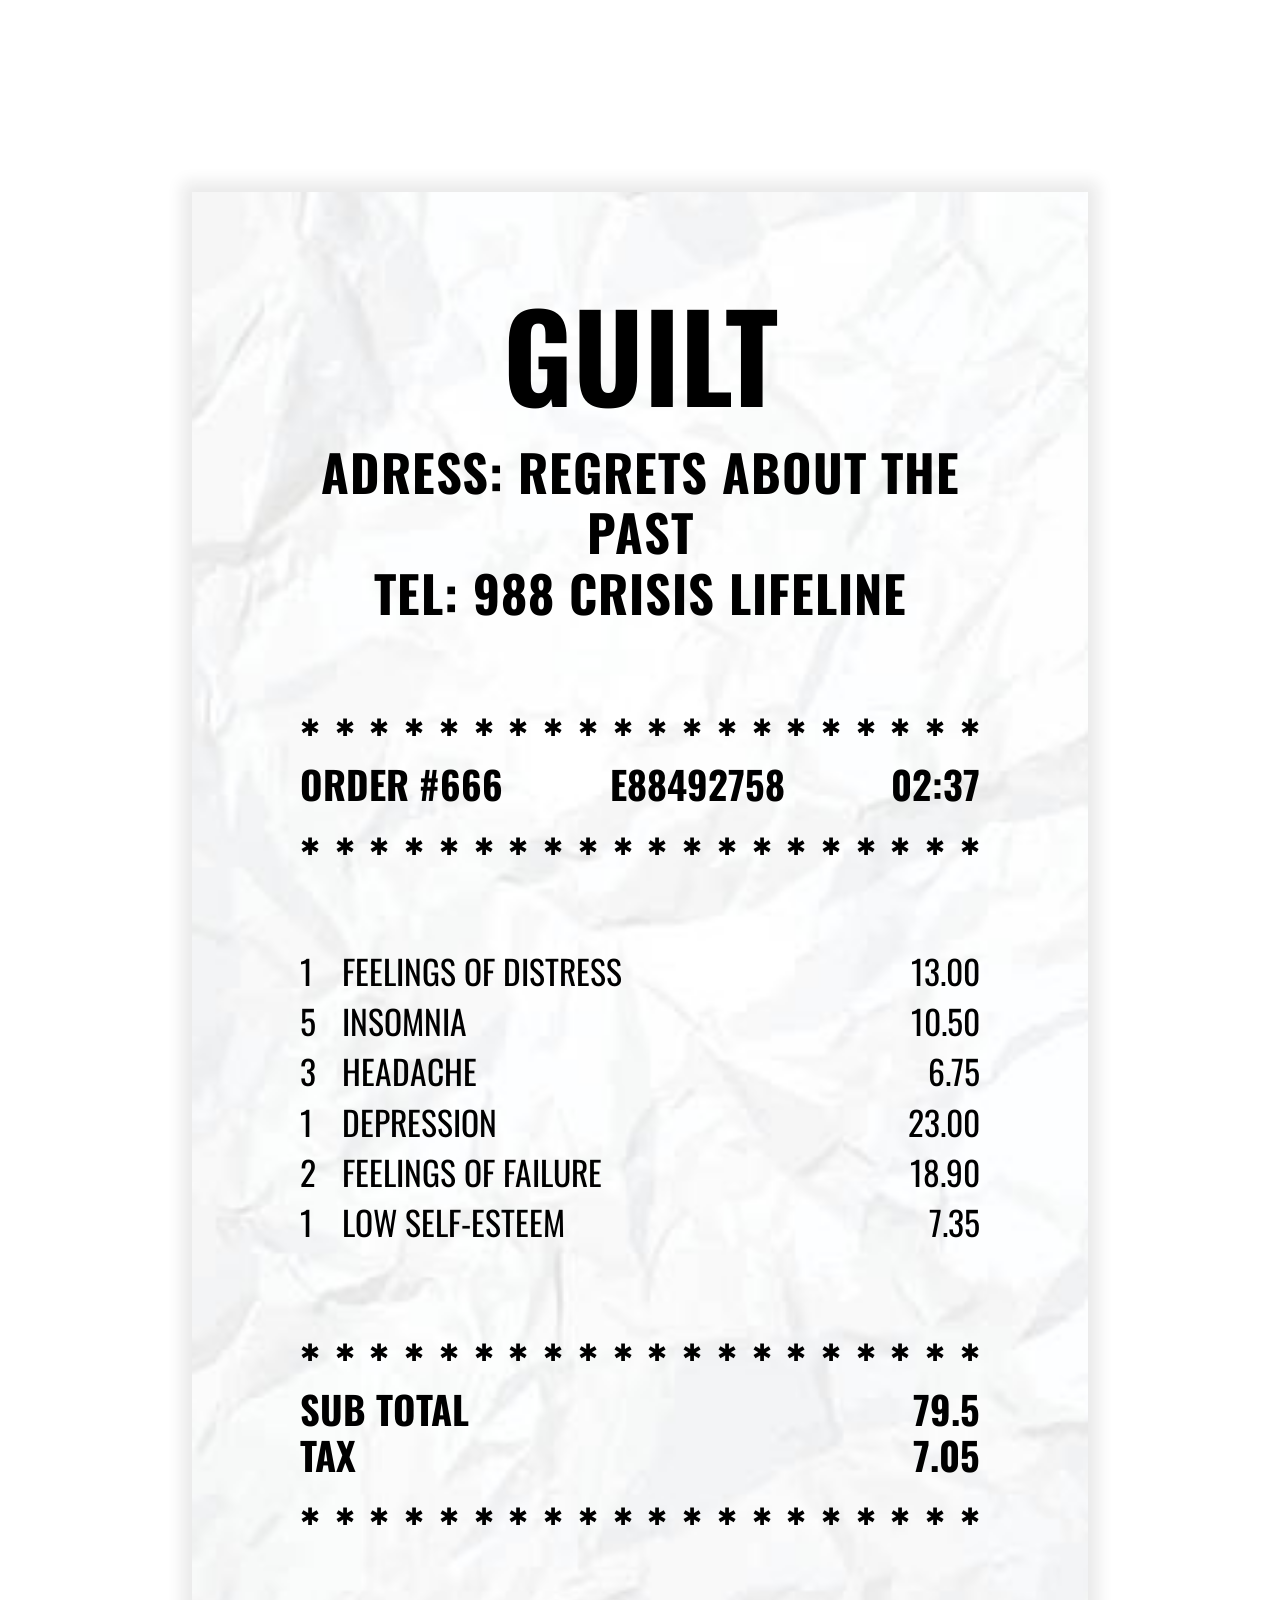
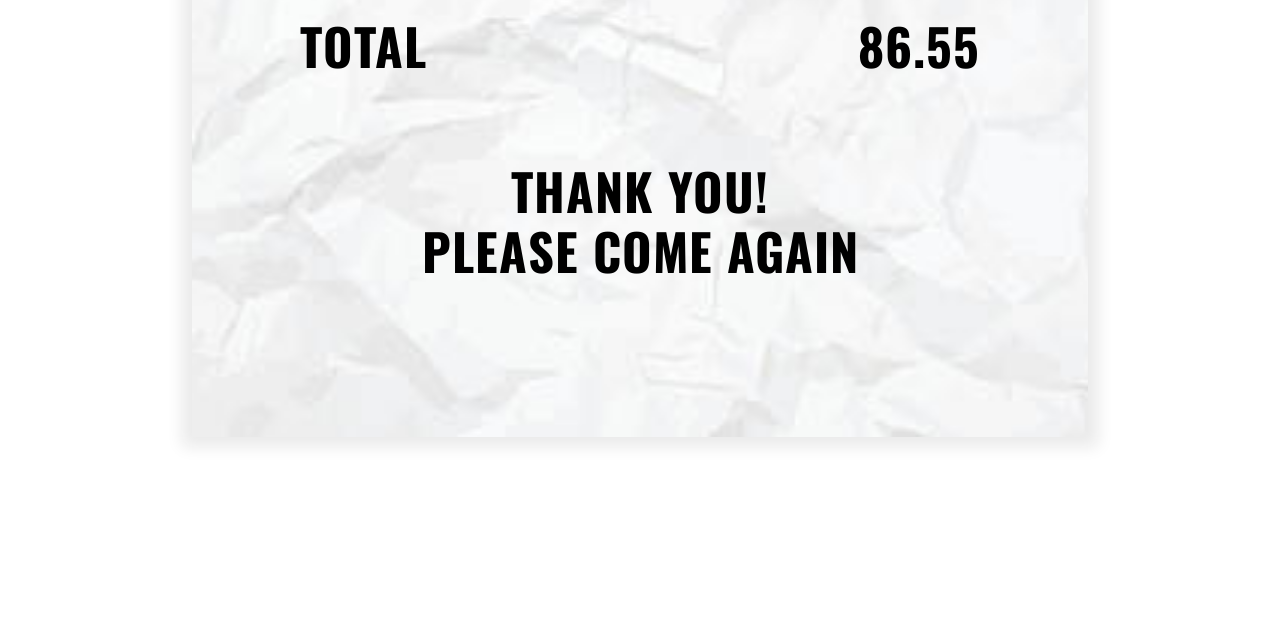
<file: Interaction_Final Files/Guilt/index.html>
<!DOCTYPE html>
<html lang="en">
  <head>
    <meta charset="UTF-8" />
    <meta name="viewport" content="width=device-width, initial-scale=1.0" />
    <link rel="preconnect" href="https://fonts.gstatic.com" />
    <link
      href="https://fonts.googleapis.com/css2?family=Oswald:wght@400&display=swap"
      rel="stylesheet"
    />
    <link rel="stylesheet" href="style.css" />
    <title>Guilt</title>
  </head>
  <body>
    <div class="receipt">
      <header>
        <h1>guilt</h1>
        <div class="contact_info">
          <h2>adress: regrets about the past</h2>
          <h2>tel: 988 crisis lifeline</h2>
        </div>
      </header>

      <div class="order_info">
        <div class="stars">
          <span>&#10033;</span>
          <span>&#10033;</span>
          <span>&#10033;</span>
          <span>&#10033;</span>
          <span>&#10033;</span>
          <span>&#10033;</span>
          <span>&#10033;</span>
          <span>&#10033;</span>
          <span>&#10033;</span>
          <span>&#10033;</span>
          <span>&#10033;</span>
          <span>&#10033;</span>
          <span>&#10033;</span>
          <span>&#10033;</span>
          <span>&#10033;</span>
          <span>&#10033;</span>
          <span>&#10033;</span>
          <span>&#10033;</span>
          <span>&#10033;</span>
          <span>&#10033;</span>
        </div>
        <div class="order_info_text">
          <h3>order #666</h3>
          <h3>e88492758</h3>
          <h3>02:37</h3>
        </div>
        <div class="stars">
          <span>&#10033;</span>
          <span>&#10033;</span>
          <span>&#10033;</span>
          <span>&#10033;</span>
          <span>&#10033;</span>
          <span>&#10033;</span>
          <span>&#10033;</span>
          <span>&#10033;</span>
          <span>&#10033;</span>
          <span>&#10033;</span>
          <span>&#10033;</span>
          <span>&#10033;</span>
          <span>&#10033;</span>
          <span>&#10033;</span>
          <span>&#10033;</span>
          <span>&#10033;</span>
          <span>&#10033;</span>
          <span>&#10033;</span>
          <span>&#10033;</span>
          <span>&#10033;</span>
        </div>
      </div>

      <div class="order">
        <div class="item">
          <p class="amount">1</p>
          <p class="item_name">feelings of distress</p>
          <p class="price">13.00</p>
        </div>
        <div class="item">
          <p class="amount">5</p>
          <p class="item_name">insomnia</p>
          <p class="price">10.50</p>
        </div>
        <div class="item">
          <p class="amount">3</p>
          <p class="item_name">headache</p>
          <p class="price">6.75</p>
        </div>
        <div class="item">
          <p class="amount">1</p>
          <p class="item_name">depression</p>
          <p class="price">23.00</p>
        </div>
        <div class="item">
          <p class="amount">2</p>
          <p class="item_name">feelings of failure</p>
          <p class="price">18.90</p>
        </div>
        <div class="item">
          <p class="amount">1</p>
          <p class="item_name">low self-esteem</p>
          <p class="price">7.35</p>
        </div>
      </div>

      <div class="payment">
        <div class="stars">
          <span>&#10033;</span>
          <span>&#10033;</span>
          <span>&#10033;</span>
          <span>&#10033;</span>
          <span>&#10033;</span>
          <span>&#10033;</span>
          <span>&#10033;</span>
          <span>&#10033;</span>
          <span>&#10033;</span>
          <span>&#10033;</span>
          <span>&#10033;</span>
          <span>&#10033;</span>
          <span>&#10033;</span>
          <span>&#10033;</span>
          <span>&#10033;</span>
          <span>&#10033;</span>
          <span>&#10033;</span>
          <span>&#10033;</span>
          <span>&#10033;</span>
          <span>&#10033;</span>
        </div>
        <div class="subtotal">
          <h3>sub total</h3>
          <h3>79.5</h3>
        </div>
        <div class="tax">
          <h3>tax</h3>
          <h3>7.05</h3>
        </div>
        <div class="stars">
          <span>&#10033;</span>
          <span>&#10033;</span>
          <span>&#10033;</span>
          <span>&#10033;</span>
          <span>&#10033;</span>
          <span>&#10033;</span>
          <span>&#10033;</span>
          <span>&#10033;</span>
          <span>&#10033;</span>
          <span>&#10033;</span>
          <span>&#10033;</span>
          <span>&#10033;</span>
          <span>&#10033;</span>
          <span>&#10033;</span>
          <span>&#10033;</span>
          <span>&#10033;</span>
          <span>&#10033;</span>
          <span>&#10033;</span>
          <span>&#10033;</span>
          <span>&#10033;</span>
        </div>
      </div>

      <div class="total">
        <h2>total</h2>
        <h2>86.55</h2>
      </div>

      <div class="thank_you">
        <h2>thank you!</h2>
        <h2>please come again</h2>
      </div>
    </div>
  </body>
</html>
</file>
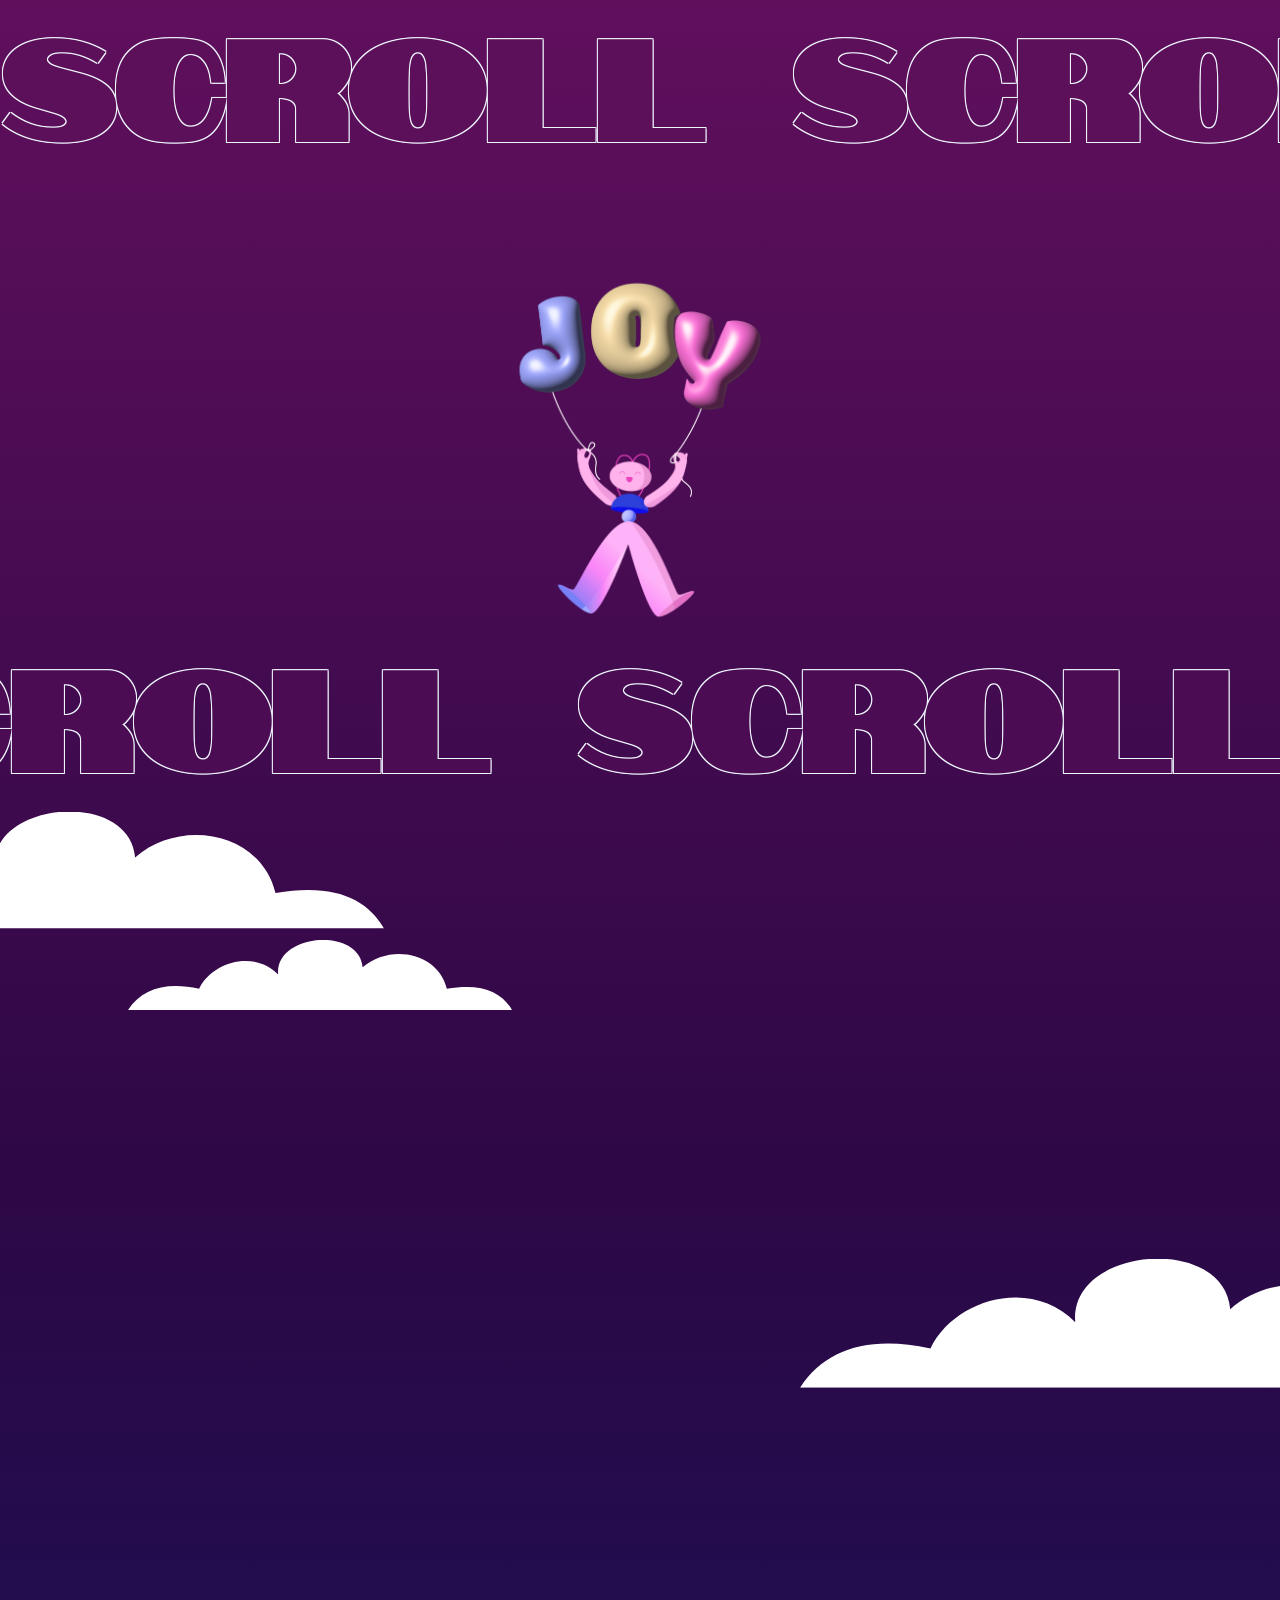
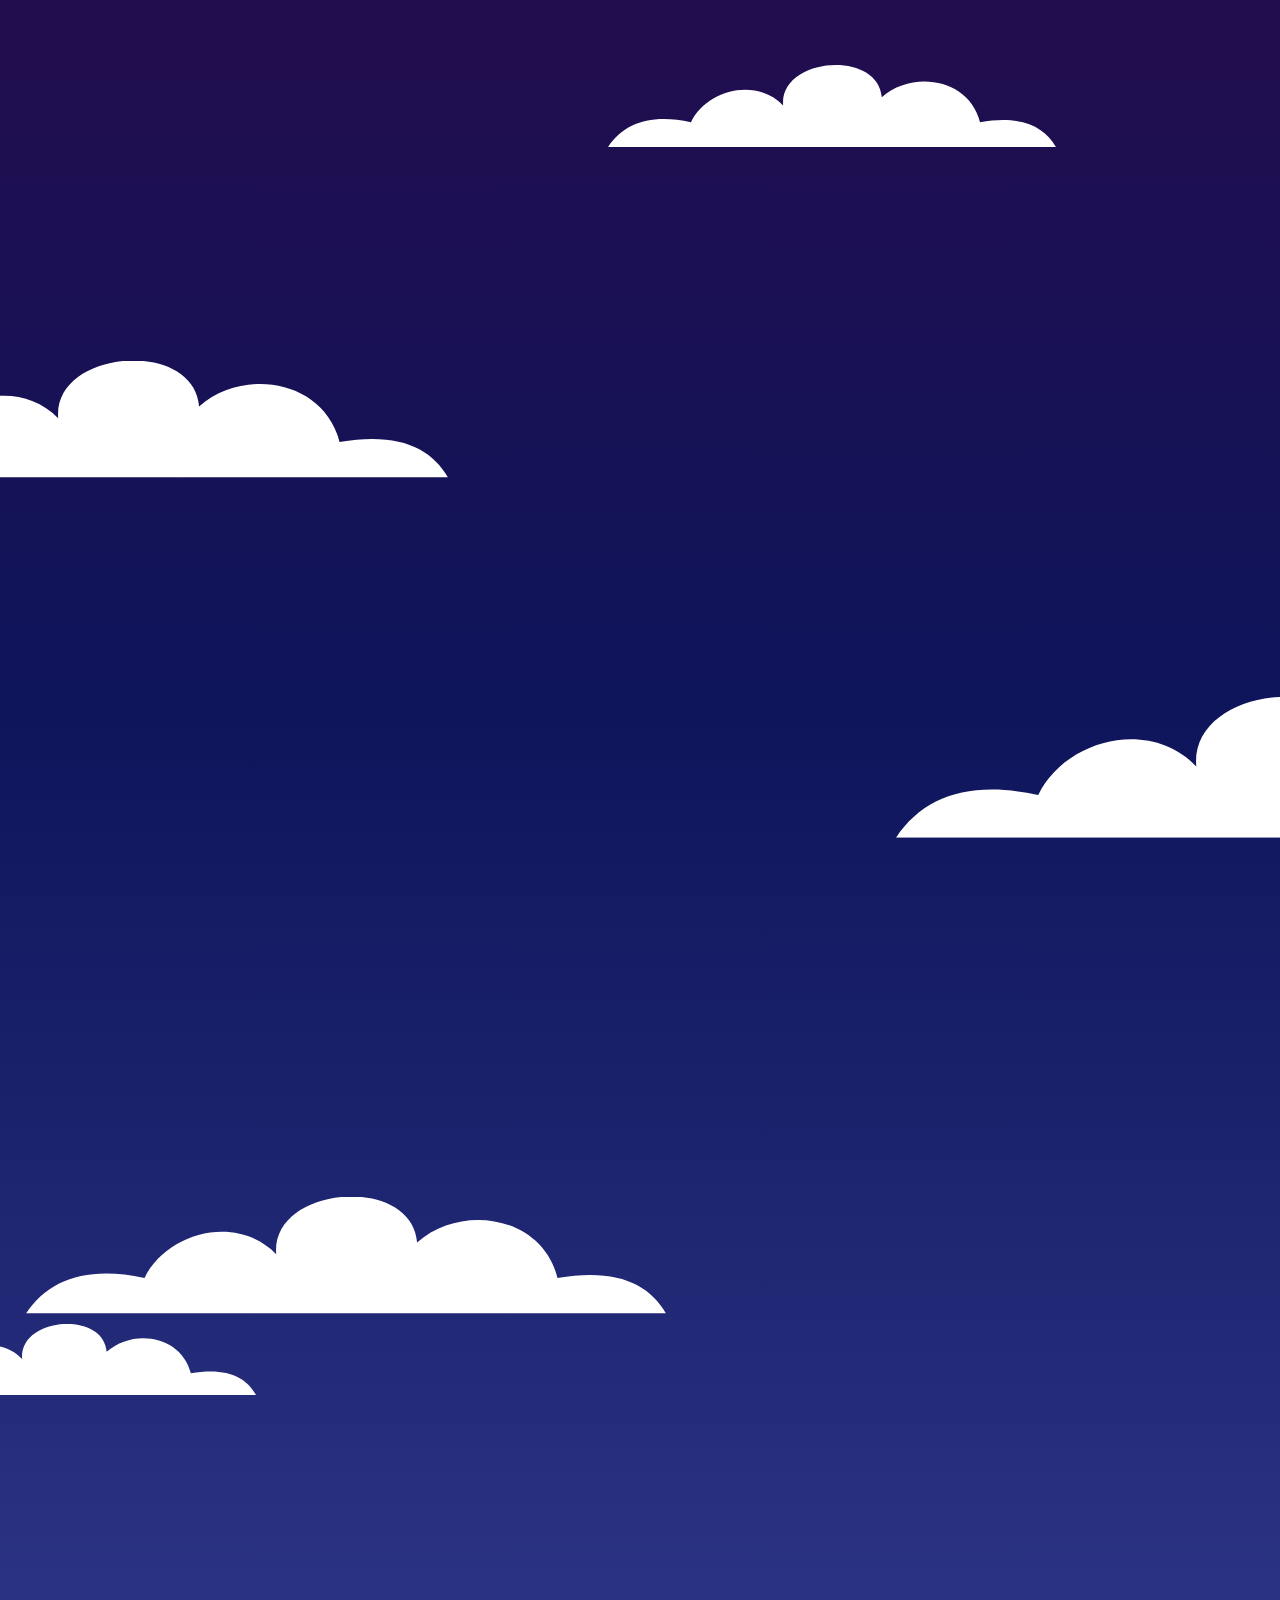
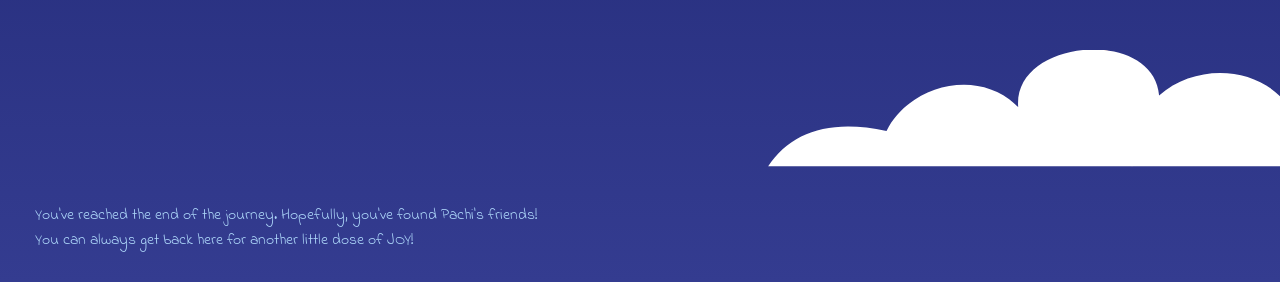
<file: Interaction_Final Files/Joy/index.html>
<!DOCTYPE html>
<html lang="en">
  <head>
    <meta charset="UTF-8" />
    <link rel="preconnect" href="https://fonts.googleapis.com" />
    <link rel="preconnect" href="https://fonts.gstatic.com" crossorigin />
    <link
      href="https://fonts.googleapis.com/css2?family=Indie+Flower&display=swap"
      rel="stylesheet"
    />
    <link rel="preconnect" href="https://fonts.googleapis.com" />
    <link rel="preconnect" href="https://fonts.gstatic.com" crossorigin />
    <link
      href="https://fonts.googleapis.com/css2?family=Notable&display=swap"
      rel="stylesheet"
    />
    <link rel="stylesheet" href="style.css" />
    <title>Joy</title>
  </head>
  <body>
    <div class="container">
      <div class="scroll top">
        <h1>scroll</h1>
        <h1>scroll</h1>
      </div>

      <div class="scroll bottom">
        <h1>scroll</h1>
        <h1>scroll</h1>
      </div>

      <img class="dude pinkie" src="images/Dudes/Dude2.png" />
      <img class="dude orangie" src="images/Dudes/dude1.png" />

      <img class="cloud first" src="images/cloud.svg" />
      <img class="cloud second" src="images/cloud.svg" />
      <img class="cloud third" src="images/cloud.svg" />
      <img class="cloud fourth" src="images/cloud.svg" />
      <img class="cloud fifth" src="images/cloud.svg" />
      <img class="cloud sixth" src="images/cloud.svg" />
      <img class="cloud seventh" src="images/cloud.svg" />
      <img class="cloud eighth" src="images/cloud.svg" />
      <img class="cloud ninth" src="images/cloud.svg" />

      <img class="fixed pachi" src="images/Pachi.png" />
      <div class="fixed bubble">
        <img class="bubble_image" src="images/text bubble.svg" />
        <p class="bubble_text">
          Hi, my name is Pachi. Let's enjoy this journey and try to find my
          friends!
        </p>
      </div>

      <div class="final_text">
        <p>
          You've reached the end of the journey. Hopefully, you've found Pachi's
          friends!
        </p>
        <p>You can always get back here for another little dose of JOY!</p>
      </div>
    </div>
  </body>
</html>
</file>
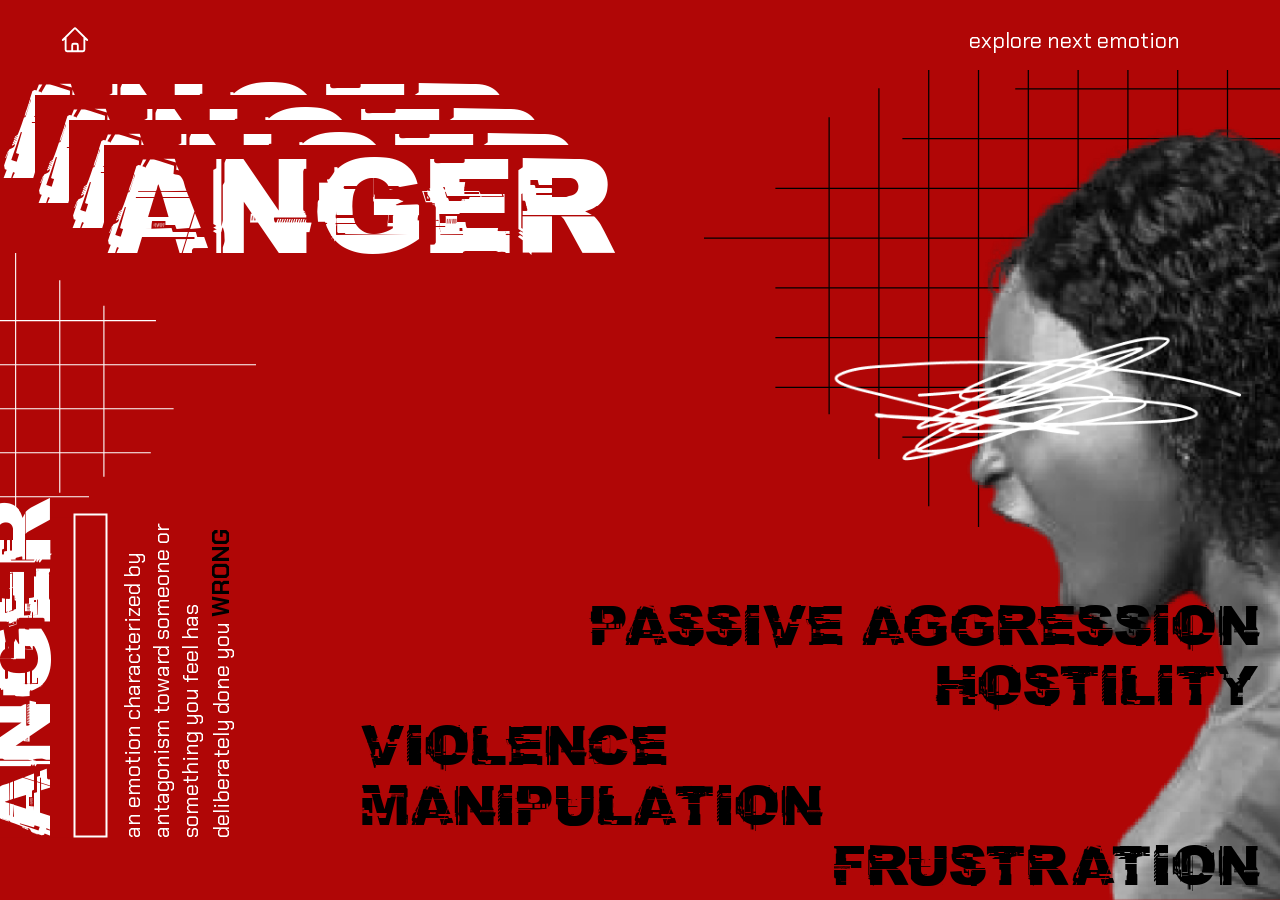
<file: Interaction_Final Files/anger.html>
<!DOCTYPE html>
<html lang="en">
  <head>
    <meta charset="UTF-8" />
    <meta name="viewport" content="width=device-width, initial-scale=1.0" />
    <link rel="stylesheet" href="Agner/style.css" />
    <title>Anger</title>
  </head>

  <body>
<!-- NAVIGATION -->

<div class="navigation">
  <div id="back">
    <a href="index.html" class="home_hage">
      <svg
        xmlns="http://www.w3.org/2000/svg"
        fill="none"
        viewBox="0 0 24 24"
        stroke-width="1.5"
        stroke="currentColor"
        class="icon"
        id="home"
      >
        <path
          stroke-linecap="round"
          stroke-linejoin="round"
          d="M2.25 12l8.954-8.955c.44-.439 1.152-.439 1.591 0L21.75 12M4.5 9.75v10.125c0 .621.504 1.125 1.125 1.125H9.75v-4.875c0-.621.504-1.125 1.125-1.125h2.25c.621 0 1.125.504 1.125 1.125V21h4.125c.621 0 1.125-.504 1.125-1.125V9.75M8.25 21h8.25"
        />
      </svg>
    </a>
  </div>
  <div id="emotion">
    <a href="disgust.html" class="next_emotion">explore next emotion</a>
    <svg
      xmlns="http://www.w3.org/2000/svg"
      fill="none"
      viewBox="0 0 24 24"
      stroke-width="1.5"
      stroke="currentColor"
      class="icon"
      id="arrow"
    >
      <path
        stroke-linecap="round"
        stroke-linejoin="round"
        d="M13.5 4.5L21 12m0 0l-7.5 7.5M21 12H3"
      />
    </svg>
  </div>
</div>

<!-- MAIN CONTAINER -->

    <div class="alignment_container">
      <div class="alignment_title">
        <div class="title_container">
          <h1 class="title1">anger</h1>
          <h1 class="title2">anger</h1>
          <h1 class="title3">anger</h1>
          <h1 class="title4">anger</h1>
        </div>
      </div>

      <img class="checkboard_right" src="Agner/images/checkboardright.svg" />
      <img class="checkboard_left" src="Agner/images/checkboard_left.svg" />
      <img class="person" id="person" src="Agner/images/image_placeholder.png" />



      <div class="text_block">
        <div class="rotated">
          <h2>anger</h2>
          <div class="rectangle"></div>
          <p>an emotion characterized by antagonism toward someone or something you feel has deliberately done you <span>wrong</span></p>
        </div>
        <div class="links">
          <button class="right" onclick="play()">passive aggression</button>
          <button class="right" onclick="play()">hostility</button>
          <button class="left" onclick="play()">violence</button>
          <button class="left" onclick="play()">manipulation</button>
          <button class="right" onclick="play()">frustration</button>

          <audio id="audio">
            <source src="Agner/Audio/Bleep.mp3" type="audio/mp3" />
          </audio>
          <script src="Agner/script.js"></script>

        </div>
      </div>
    </div>
    </div>
  </body>
</html>
</file>
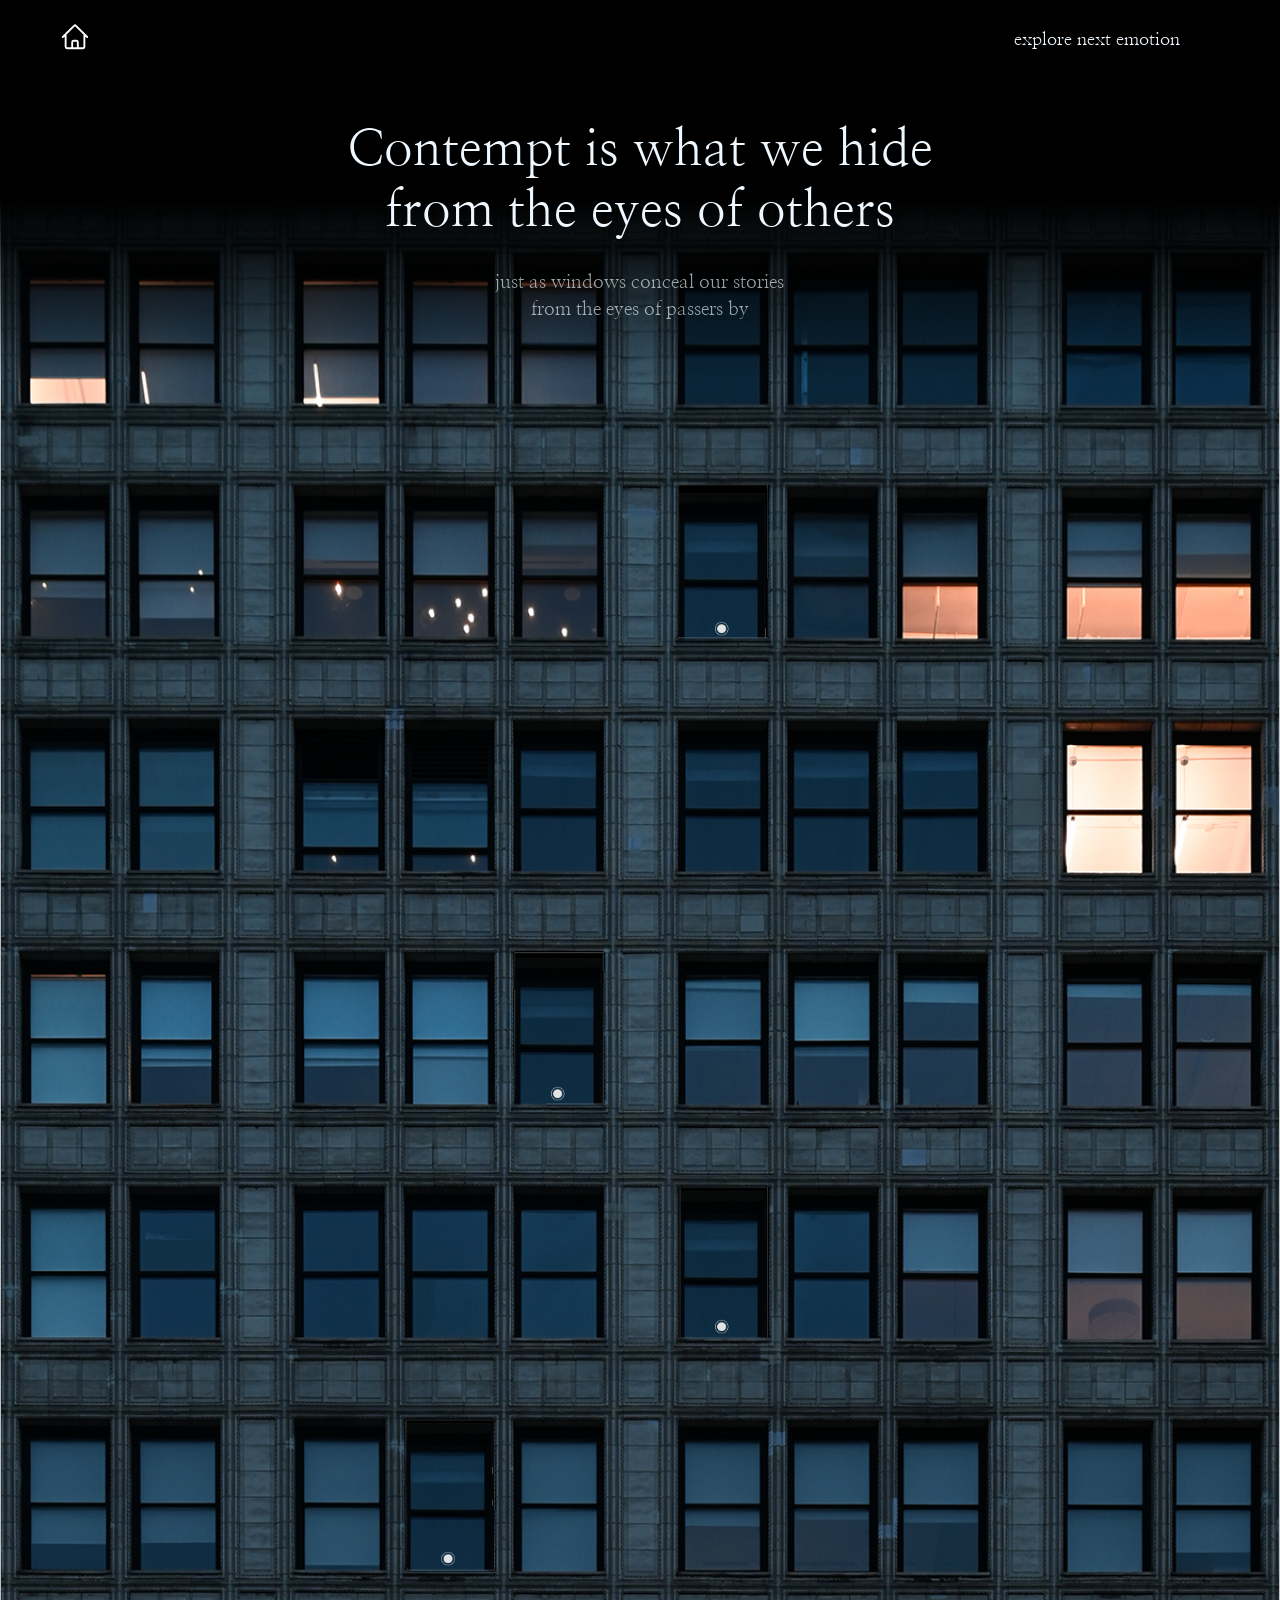
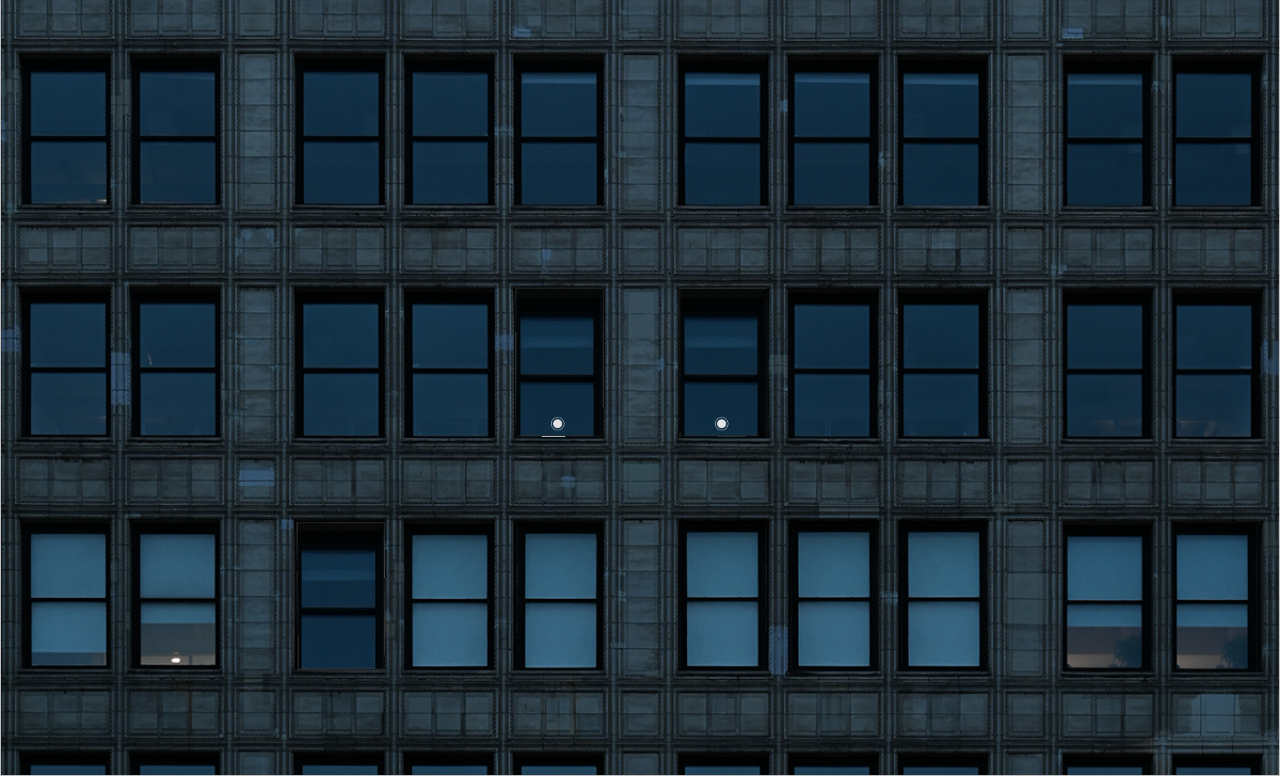
<file: Interaction_Final Files/Contempt.html>
<!DOCTYPE html>
<html lang="en">
  <head>
    <meta charset="UTF-8" />
    <meta name="viewport" content="width=device-width, initial-scale=1.0" />
    <link rel="preconnect" href="https://fonts.googleapis.com" />
    <link rel="preconnect" href="https://fonts.gstatic.com" crossorigin />
    <link
      href="https://fonts.googleapis.com/css2?family=Nanum+Myeongjo:wght@400&display=swap"
      rel="stylesheet"
    />
    <link rel="stylesheet" href="Contempt/style.css" />
    <title>Contempt</title>
  </head>
  <body>
    <div class="container">
      <div class="navigation">
        <div id="back">
          <a href="index.html" class="home_hage">
            <svg
              xmlns="http://www.w3.org/2000/svg"
              fill="none"
              viewBox="0 0 24 24"
              stroke-width="1.5"
              stroke="currentColor"
              class="icon"
              id="home"
            >
              <path
                stroke-linecap="round"
                stroke-linejoin="round"
                d="M2.25 12l8.954-8.955c.44-.439 1.152-.439 1.591 0L21.75 12M4.5 9.75v10.125c0 .621.504 1.125 1.125 1.125H9.75v-4.875c0-.621.504-1.125 1.125-1.125h2.25c.621 0 1.125.504 1.125 1.125V21h4.125c.621 0 1.125-.504 1.125-1.125V9.75M8.25 21h8.25"
              />
            </svg>
          </a>
        </div>
        <div id="emotion">
          <a href="Interest.html" class="next_emotion">explore next emotion</a>
          <svg
            xmlns="http://www.w3.org/2000/svg"
            fill="none"
            viewBox="0 0 24 24"
            stroke-width="1.5"
            stroke="currentColor"
            class="icon"
            id="arrow"
          >
            <path
              stroke-linecap="round"
              stroke-linejoin="round"
              d="M13.5 4.5L21 12m0 0l-7.5 7.5M21 12H3"
            />
          </svg>
        </div>
      </div>

      <div class="grid">
        <div class="element" id="first">
          <img class="story" src="Contempt/images/gifs/story - 1.gif" />
        </div>
        <div class="element" id="second">
          <img class="window" data-audio-id="phone" />
          <img class="window" data-audio-id="phone" />
          <img class="story" src="Contempt/images/gifs/phone.gif" />
        </div>
        <div class="element" id="third">
          <img class="story" src="Contempt/images/gifs/parent.gif" />
        </div>
        <div class="element" id="fourth">
          <img class="window" data-audio-id="bully" />
          <img class="story" src="Contempt/images/gifs/girl.gif" />
          <img class="window" data-audio-id="bully" />
        </div>
        <div class="element" id="fifth">
          <img class="window" data-audio-id="couple" />
          <img class="window" data-audio-id="couple" />
          <img class="story" src="Contempt/images/gifs/woman.gif" />
        </div>
        <div class="element" id="sixth">
          <img class="story" src="Contempt/images/gifs/man.gif" />
        </div>
      </div>

      <div class="grid">
        <div class="element" id="first">
          <audio autoplay loop id="boss">
            <source src="Contempt/audio/boss and woman.mp3" type="audio/mpeg" />
          </audio>
          <img
            class="window"
            src="Contempt/images/window.png"
            data-audio-id="boss"
          />
        </div>
        <div class="element" id="second">
          <img class="window" />
          <img class="window" />
          <audio loop autoplay id="phone">
            <source
              src="Contempt/audio/woman on the phone.mp3"
              type="audio/mpeg"
            />
          </audio>
          <img
            class="window"
            src="Contempt/images/window.png"
            data-audio-id="phone"
          />
        </div>
        <div class="element" id="third">
          <img
            class="window"
            src="Contempt/images/window.png"
            data-audio-id="school"
          />
          <audio autoplay loop id="school">
            <source
              src="Contempt/audio/kid talking to sister.mp3"
              type="audio/mpeg"
            />
          </audio>
        </div>
        <div class="element" id="fourth">
          <img class="window" />
          <img
            class="window"
            src="Contempt/images/window.png"
            data-audio-id="bully"
          />
          <audio autoplay loop id="bully">
            <source src="Contempt/audio/bullying.mp3" type="audio/mpeg" />
          </audio>
          <img class="window" />
        </div>
        <div class="element" id="fifth">
          <img class="window" />
          <img class="window" />
          <img
            class="window"
            src="Contempt/images/window.png"
            data-audio-id="couple"
          />
          <audio autoplay loop id="couple">
            <source src="Contempt/audio/couple quarrel.mp3" type="audio/mpeg" />
          </audio>
        </div>
        <div class="element" id="sixth">
          <img
            class="window"
            src="Contempt/images/window.png"
            data-audio-id="couple"
          />
        </div>
        <div class="element" id="seventh">
          <img src="Contempt/images/window2.png" />
        </div>
      </div>
      <script src="Contempt/script.js"></script>

      <div class="image_container">
        <img class="background" />
        <div class="gradient"></div>
      </div>

      <div class="text">
        <h1 class="title">Contempt is what we hide from the eyes of others</h1>
        <h2 id="subtitle">
          just as windows conceal our stories from the eyes of passers by
        </h2>
      </div>
    </div>
  </body>
</html>
</file>
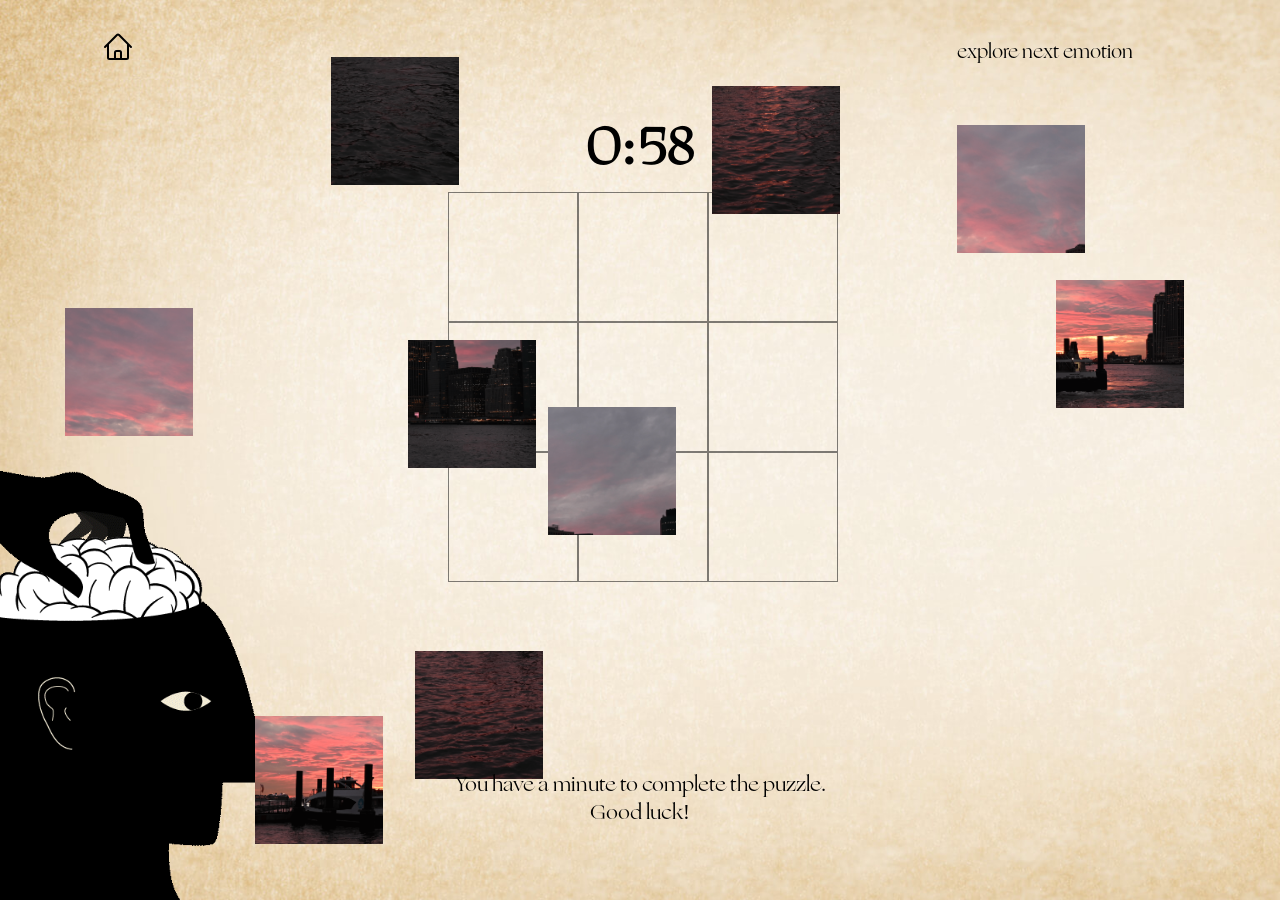
<file: Interaction_Final Files/Interest.html>
<!DOCTYPE html>
<html lang="en">
  <head>
    <meta charset="UTF-8" />
    <meta name="viewport" content="width=device-width, initial-scale=1.0" />
    <link rel="stylesheet" href="Interest/style.css" />
    <script defer src="Interest/script.js"></script>
    <title>Interest</title>
  </head>
  <body>
    <div class="container">
      <img src="Interest/images/brain.gif" class="brain" />

      <div class="puzzleBg">
        <div class="puzzleCell" id="Cell1"></div>
        <div class="puzzleCell" id="Cell2"></div>
        <div class="puzzleCell" id="Cell3"></div>
        <div class="puzzleCell" id="Cell4"></div>
        <div class="puzzleCell" id="Cell5"></div>
        <div class="puzzleCell" id="Cell6"></div>
        <div class="puzzleCell" id="Cell7"></div>
        <div class="puzzleCell" id="Cell8"></div>
        <div class="puzzleCell" id="Cell9"></div>
      </div>

      <img src="Interest/images/puzzle/Artboard 1.png" class="draggable" id="first">1</img>
      <img src="Interest/images/puzzle/Artboard 2.png" class="draggable" id="second">2</img>
      <img src="Interest/images/puzzle/Artboard 3.png" class="draggable" id="third">3</img>
      <img src="Interest/images/puzzle/Artboard 4.png" class="draggable" id="fourth">4</img>
      <img src="Interest/images/puzzle/Artboard 5.png" class="draggable" id="fifth">5</img>
      <img src="Interest/images/puzzle/Artboard 6.png" class="draggable" id="sixth">6</img>
      <img src="Interest/images/puzzle/Artboard 7.png" class="draggable" id="seventh">7</img>
      <img src="Interest/images/puzzle/Artboard 8.png" class="draggable" id="eighth">8</img>
      <img src="Interest/images/puzzle/Artboard 9.png" class="draggable" id="ninth">9</img>
    
      <h1 id="timer"></h1>
      <p class="description">You have a minute to complete the puzzle.<br>Good luck!</p>
    
    </div>


    <div class="pop-up">
      <h1 id="timeOut">Time is out!</h1>
      <button id="reload">
        <img id="border" src="Interest/images/button.svg"/>
        <p id="try">try again</p>
      </button>
    </div>

    <div class="navigation">
      <div id="back">
        <a href="index.html" class="home_hage">
          <svg
            xmlns="http://www.w3.org/2000/svg"
            fill="none"
            viewBox="0 0 24 24"
            stroke-width="1.5"
            stroke="currentColor"
            class="icon"
            id="home"
          >
            <path
              stroke-linecap="round"
              stroke-linejoin="round"
              d="M2.25 12l8.954-8.955c.44-.439 1.152-.439 1.591 0L21.75 12M4.5 9.75v10.125c0 .621.504 1.125 1.125 1.125H9.75v-4.875c0-.621.504-1.125 1.125-1.125h2.25c.621 0 1.125.504 1.125 1.125V21h4.125c.621 0 1.125-.504 1.125-1.125V9.75M8.25 21h8.25"
            />
          </svg>
        </a>
      </div>
      <div id="emotion">
        <a href="Fear.html" class="next_emotion">explore next emotion</a>
        <svg
          xmlns="http://www.w3.org/2000/svg"
          fill="none"
          viewBox="0 0 24 24"
          stroke-width="1.5"
          stroke="currentColor"
          class="icon"
          id="arrow"
        >
          <path
            stroke-linecap="round"
            stroke-linejoin="round"
            d="M13.5 4.5L21 12m0 0l-7.5 7.5M21 12H3"
          />
        </svg>
      </div>
    </div>
  </body>
</html>
</file>
<file: Interaction_Final Files/Guilt/style.css>
* {
  margin: 0;
  padding: 0;
}

/* html {
  font-size: 12px;
} */

/* RESPONSIVE DESIGN SET-UP */

@media only screen and (max-width: 600px) {
  html {
    font-size: 5px;
  }
}

@media only screen and (min-width: 600px) {
  html {
    font-size: 6px;
  }
}

@media only screen and (min-width: 800px) {
  html {
    font-size: 8px;
  }
}

@media only screen and (min-width: 1000px) {
  html {
    font-size: 10px;
  }
}

@media only screen and (min-width: 1200px) {
  html {
    font-size: 12px;
  }
}

/* BODY LAYOUT SET-UP */

body {
  font-family: "Oswald", sans-serif;
  text-transform: uppercase;

  position: relative;
  /* padding: 200px; */
  padding: 16rem;

  /* background-color: hsla(0, 0%, 0%, 0.241); */
}

.receipt {
  max-width: 800px;
  margin: 0 auto;
  /* padding: 80px 120px; */
  padding: 6rem 9rem;

  /* RECEIPT TEXTURE */
  background-image: url(bg\ texture.jpeg);
  background-repeat: no-repeat;
  background-size: cover;

  box-shadow: 0 0 15px 10px rgba(22, 22, 22, 0.089);
}

/* FONT STYLES */

h1 {
  /* font-size: 10vw; */
  font-size: 10rem;
  text-align: center;
}

h2 {
  /* font-size: 3.6vw; */
  font-size: 4.2rem;
  letter-spacing: 1px;
  line-height: 1.2;
}

h3 {
  /* font-size: 3vw; */
  font-size: 3.2rem;
  line-height: 1.2;
}

span {
  /* font-size: 1.8vw; */
  font-size: 2rem;
}

p {
  /* font-size: 2.4vw; */
  font-size: 2.8rem;
  line-height: 1.5;
}

/* FORMATING STARS */

.stars {
  margin: 1.5rem 0;
  display: flex;
  justify-content: space-between;
}

/* FORMATING ITEMS */

.item {
  position: relative;
}

.item p {
  display: inline;
}

.price {
  position: absolute;
  right: 0;
}

.item_name {
  position: absolute;
  left: 3.5rem;
}

/* FORMATING SECTIONS */

.order_info_text,
.subtotal,
.tax,
.total {
  display: flex;
  justify-content: space-between;
}

.contact_info h2,
.thank_you h2 {
  text-align: center;
}

.order_info,
.payment,
.order,
.total,
.thank_you {
  margin: 7rem 0;
}
</file>
<file: Interaction_Final Files/Joy/style.css>
* {
  margin: 0;
  padding: 0;
}

html {
  font-size: 0.68vw;
}

body {
  width: auto;
  font-family: "Notable", sans-serif;
}

p {
  font-family: "Indie Flower", cursive;
  font-size: 1.8rem;
  line-height: 1.3;
}

/* SCROLL TEXT SET-UP */

.scroll {
  display: flex;
  column-gap: 10rem;
}

.top {
  margin-top: -2rem;
}

.bottom {
  position: absolute;
  margin-top: 50vh;
  right: 0;
  /* padding-right: 5rem; */
}

h1 {
  font-size: 16rem;
  color: #5b1059;
  text-transform: uppercase;
  text-shadow: -1px -1px 0 aliceblue, 1px -1px 0 aliceblue, -1px 1px 0 aliceblue,
    1px 1px 0 aliceblue;

  transition: 0.6s;
}

.bottom h1 {
  color: #4b0c53;
}

h1:hover,
.bottom h1:hover,
h1:active,
.bottom h1:active {
  text-transform: uppercase;
  color: aliceblue;
}

/* LAYOUT SET-UP */

.container {
  overflow: hidden;
  height: 400rem;
  background: linear-gradient(#600f5d, #2e0846, #0e155b, #343c90);
  position: relative;
}

/* PACHI SET-UP */

.fixed {
  position: fixed;
}

.pachi {
  display: block;
  left: 50%;
  top: 50%;
  transform: translate(-50%, -50%);

  width: 30%;
  height: auto;
}

.bubble {
  /* display: none; */

  left: 55%;
  top: 50%;
  transform: translate(-50%, -50%) scale(0);
  width: 20%;
  text-align: center;
}

.pachi:hover + .bubble,
.pachi:active + .bubble {
  /* display: block; */

  left: 68%;
  top: 45%;
  transform: translate(-50%, -50%) scale(1);
  transition: 0.6s;

  height: auto;
}

.bubble_image {
  position: relative;
}

.bubble_text {
  position: absolute;
  left: 50%;
  top: 50%;
  transform: translate(-50%, -50%);
  width: 80%;
}

/* CLOUDS */

.cloud {
  position: absolute;
  transform: translate(-50%, -50%);
  transition: transform 1s;

  height: auto;
}

.cloud:hover,
.cloud:active {
  transform: translate(-50%, -50%) scale(1.1);
  /* transition: 1s; */
}

.cloud:visited {
  transform: translate(-50%, -50%) scale(1);
  /* transition: 1s; */
}

.first {
  width: 50%;
  top: 25%;
  left: 5%;
}
.second {
  width: 30%;
  top: 28%;
  left: 25%;
}
.third {
  width: 55%;
  top: 38%;
  left: 90%;
}
.fourth {
  width: 35%;
  top: 49%;
  left: 65%;
}
.fifth {
  width: 50%;
  top: 58%;
  left: 10%;
  pointer-events: none;
}
.sixth {
  width: 60%;
  top: 68%;
  left: 100%;
}
.seventh {
  width: 50%;
  top: 82%;
  left: 27%;
}
.eighth {
  width: 30%;
  top: 85%;
  left: 5%;
}
.ninth {
  width: 50%;
  top: 95%;
  left: 85%;
  pointer-events: none;
}

/* HIDDEN DUDES SET-UP */

.dude {
  position: absolute;
  transition: 0.4s;
  transform: translate(-50%, -50%) scale(0.8);
}

.pinkie {
  top: 58%;
  left: 13%;
  width: 10%;
}

.dude:hover,
.dude:active {
  transform: translate(-50%, -100%) scale(1.5);
}

.orangie {
  top: 95%;
  left: 85%;
  width: 10%;
}

.final_text {
  position: absolute;
  bottom: 3rem;
  left: 4rem;

  color: rgb(173, 214, 249);
  font-size: 2rem;
  width: 60rem;
}

.final_text > * {
  margin-bottom: 0.5rem;
}

@media only screen and (max-width: 1000px) {
  html {
    font-size: 55%;
  }

  h1 {
    font-size: 12rem;
  }

  .scroll {
    margin-top: 5rem;
  }

  .bottom {
    margin-top: 45vh;
  }

  .pachi {
    width: 50vw;
    height: auto;
    top: 40vh;
  }

  .bubble {
    width: 25%;
    left: 65%;
    top: 45%;
  }

  .pachi:hover + .bubble,
  .pachi:active + .bubble {
    left: 75%;
    top: 40%;
    transform: translate(-50%, -50%) scale(1);
    transition: 0.6s;

    height: auto;
  }
}

@media only screen and (max-width: 800px) {
  html {
    font-size: 45%;
  }

  h1 {
    font-size: 6rem;
  }

  p {
    font-size: 1.5rem;
  }

  .scroll {
    column-gap: 4rem;
  }

  .bottom {
    margin-top: 55vh;
  }

  .pachi {
    width: 70vw;
    height: auto;
    top: 45%;
  }

  .bubble {
    width: 40%;
    left: 65%;
    top: 55%;
  }

  .pachi:hover + .bubble,
  .pachi:active + .bubble {
    /* display: block; */

    left: 80%;
    top: 50%;
    transform: translate(-50%, -50%) scale(1);
    transition: 0.6s;

    height: auto;
  }

  .final_text {
    text-align: center;

    transform: translate(-50%, -50%);
    bottom: 3rem;
    left: 50%;
  }
}
</file>
<file: Interaction_Final Files/Agner/style.css>
* {
  margin: 0;
  padding: 0;
}

@font-face {
  font-family: Glitch;
  src: url(fonts/CfGlitchCityRegular-L1vZ.ttf);
}

@font-face {
  font-family: ChakraPetch_regular;
  src: url(fonts/ChakraPetch-Regular.ttf);
}

@font-face {
  font-family: ChakraPetch_bold;
  src: url(fonts/ChakraPetch-Bold.ttf);
}

html {
  font-size: 62.5%;
}

h1 {
  font-family: Glitch;
  font-size: 12rem;
  font-weight: normal;
  background-color: #b00606;
  color: #fff;
  text-transform: uppercase;
}

h2 {
  font-family: Glitch;
  font-size: 8rem;
  font-weight: normal;
  background-color: #b00606;
  color: #fff;
  text-transform: uppercase;
}

a,
button {
  font-family: Glitch;
  font-weight: normal;
  font-size: 5rem;
  color: #000;
  text-transform: uppercase;
  text-decoration: none;
  border: none;
  background-color: #b0060600;
  margin: 0;
  padding: 0;
}

a:hover,
a:active,
button:hover,
button:active {
  color: #fff;
  cursor: pointer;
}

p {
  font-family: ChakraPetch_regular;
  font-size: 2.2rem;
  color: #fff;
}

span {
  font-family: ChakraPetch_bold;
  font-size: 2.4rem;
  color: #000;
  text-transform: uppercase;
}

/* ALIGNMENT SET-UP */

.alignment_container {
  position: relative;

  background-color: #b00606;
  width: 100vw;
  height: calc(100vh - 7rem);
  overflow: hidden;
}

/* TITLE SET-UP */

.title_alignment {
  position: absolute;
  top: 0;
  left: 0;
}

.title_container {
  position: relative;

  width: 45vw;
  height: 15vw;
}

.title1 {
  position: absolute;
  top: 0;
  left: 0;
}

.title2 {
  position: absolute;
  top: 13%;
  left: 6%;
}

.title3 {
  position: absolute;
  top: 26%;
  left: 12%;
}

.title4 {
  position: absolute;
  top: 39%;
  left: 18%;
}

/* NAVIGATION SET-UP */

.navigation {
  height: 6rem;
  padding: 0 6rem;
  padding-top: 1rem;
  background-color: #b00606;

  display: flex;
  justify-content: space-between;
  align-items: center;
}

#emotion {
  display: flex;
  align-items: center;
  gap: 1rem;
  transition: 0.1s;
}

#emotion > a {
  font-family: ChakraPetch_regular;
  font-size: 2.2rem;
  text-transform: none;
  color: #fff;
}

#arrow {
  transition: 0.1s;
  transform: scale(0);

  color: #fff;
}

#emotion:hover #arrow {
  transform: scale(1);
}

#emotion:active {
  transform: scale(1.02);
}

.icon {
  width: 3rem;
  height: auto;
  color: #fff;

  transition: 0.2s;
}

.icon:hover,
.icon:active {
  transform: scale(1.1);
}

/* IMAGES SET-UP */

.checkboard_right {
  position: absolute;

  width: 45vw;
  height: auto;
  top: 0;
  right: 0;
}

.checkboard_left {
  position: absolute;

  width: 20vw;
  height: auto;
  top: 22%;
  left: 0;
}

.person {
  position: absolute;
  right: 0;
  bottom: 0;

  height: 100%;
  width: auto;
}

/* TEXT-BLOCK SET-UP */

.text_block {
  position: absolute;
  bottom: 0;
  left: 0;
  width: 100vw;
  height: 45vh;

  display: flex;
}

.definition {
  position: absolute;
  bottom: 0;
  left: 0;

  flex: 1;
  display: flex;
  gap: 0;
}

.rotated {
  transform: rotate(-90deg);
  width: 25vw;
  padding-left: 4rem;
}

.rectangle {
  width: 100%;
  height: 3rem;
  border: solid 2px #fff;
  background-color: none;
  margin-bottom: 1rem;
}

.links {
  align-self: flex-end;
  padding-right: 2rem;
  flex: 4;

  display: flex;
  flex-direction: column;
}

.right {
  align-items: flex-end;
  text-align: right;
}

.left {
  align-items: flex-start;
  text-align: left;
}

/* RESPONSIVE SET-UP */

@media (max-width: 1000px) {
  html {
    font-size: 55%;
  }
}

@media (max-width: 900px) {
  html {
    font-size: 50%;
  }

  .person {
    height: 60%;
  }

  .text_block {
    flex-direction: column-reverse;
    height: 75%;
  }

  .rotated {
    width: 40vw;
    padding-left: 15rem;
    height: 30%;
  }

  .links {
    width: 95%;
    gap: 2rem;
  }

  .icon {
    width: 4rem;
    height: auto;
  }

  #emotion > a {
    font-size: 2.4rem;
  }

  #arrow {
    transform: scale(1);
  }
}

@media (max-width: 600px) {
  html {
    font-size: 30%;
  }

  .navigation {
    padding: 2rem 3rem;
  }
}
</file>
<file: Interaction_Final Files/Contempt/style.css>
* {
  margin: 0;
  padding: 0;
}

@keyframes move {
  0% {
    opacity: 0;
    transform: translate(-50%, -20%);
  }
  100% {
    opacity: 1;
    transform: translate(-50%, 50%);
  }
}

html {
  font-size: 62.5%;
  color: aliceblue;
  font-family: "Nanum Myeongjo", serif;
  background-color: black;
}

h1 {
  font-size: 4vw;
  font-weight: 400;
  line-height: 1.2;
}

h2 {
  font-size: 1.5vw;
  font-weight: 400;
  color: rgba(240, 248, 255, 0.639);
  line-height: 1.4;
}

a {
  text-decoration: none;
  color: aliceblue;
  font-size: 1.8rem;
}

.text {
  position: absolute;
  top: 12rem;
  text-align: center;

  left: 50%;
  width: 55vw;
}

.title {
  width: 100%;
  transform: translate(-50%);
}

#subtitle {
  width: 45%;
  transform: translate(-50%, -50%);
  animation: move 2s forwards;
  animation-delay: 2s;
  opacity: 0;
}

.container {
  position: relative;
}

.background {
  background-image: url(images/background.png);
  width: 100vw;
  height: 170vw;
  background-size: cover;
  position: absolute;
  top: 20rem;
  pointer-events: none;
}

.gradient {
  position: absolute;
  top: 20rem;
  width: 100vw;
  height: 100vh;
  background-image: linear-gradient(
    to bottom,
    rgba(0, 0, 0, 1),
    rgba(0, 0, 0, 0) 20%
  );
  pointer-events: none;
}

.transparent {
  pointer-events: none;
}

.grid {
  position: absolute;
  width: 54vw;

  top: calc(20rem + 4.7vw);
  left: 50%;
  transform: translate(-50%, 0);

  display: grid;
  row-gap: 6.57vw;
  column-gap: 5.833vw;
  grid-template-columns: 1fr 1fr;
  grid-template-rows: repeat(9, 1fr);
}

#first {
  grid-column: 2;
  grid-row: 2;
}
#second {
  grid-column: 1;
  grid-row: 4;
}
#third {
  grid-column: 2;
  grid-row: 5;
}
#fourth {
  grid-column: 1;
  grid-row: 6;
}
#fifth {
  grid-column: 1;
  grid-row: 8;
}
#sixth {
  grid-column: 2;
  grid-row: 8;
}
#seventh {
  grid-column: 1;
  grid-row: 9;
}

.element {
  width: 24vw;
  height: 11.6vw;
  display: flex;
  justify-content: space-between;
}

.window,
.story {
  height: 11.6vw;
  width: 6.917vw;
  object-fit: contain;
  transition: 0.4s;
  transition: 2s ease-in-out;
}

.window-up {
  transform: translateY(-110%);
}

/* NAVIGATION SET-UP */

.navigation {
  height: 6rem;
  padding: 0 6rem;
  padding-top: 1rem;

  display: flex;
  justify-content: space-between;
  align-items: center;
}

#emotion {
  display: flex;
  align-items: center;
  gap: 1rem;
  transition: 0.1s;
}

#arrow {
  transition: 0.1s;
  transform: scale(0);
}

#emotion:hover #arrow {
  transform: scale(1);
}

#emotion:active {
  transform: scale(1.02);
}

.icon {
  width: 3rem;
  height: auto;
  color: white;

  transition: 0.2s;
}

.icon:hover,
.icon:active {
  transform: scale(1.1);
}

@media only screen and (max-width: 700px) {
  html {
    font-size: 55%;
  }

  h1 {
    font-size: 4.8vw;
  }

  h2 {
    font-size: 2.8vw;
  }
  .text {
    width: 60vw;
  }

  #subtitle {
    top: 10rem;
    width: 50vw;
  }

  .navigation {
    padding: 0 3rem;
  }

  #arrow {
    transform: scale(1);
  }

  .background {
    background-image: url(images/background\ mobile.png);
    width: 100vw;
    height: 250vw;
    background-size: cover;
  }

  .gradient {
    width: 150vw;
    height: 250vw;
  }

  .grid {
    top: calc(20rem + 7vw);
    width: 84vw;
    row-gap: 9.438vw;
    column-gap: 8.57vw;
  }

  .element {
    width: 37.857vw;
    height: 18.57vw;
  }

  .window,
  .story {
    height: 18.57vw;
    width: 11vw;
  }
}
</file>
<file: Interaction_Final Files/Interest/style.css>
* {
  margin: 0;
  padding: 0;
}

@font-face {
  font-family: "Ogg";
  src: url("fonts/Ogg-Regular-BF646c18fc3ed57.otf");
}

@font-face {
  font-family: "Ogg_Italic";
  src: url(fonts/Ogg-RegularItalic-BF646c18fc4f575.ttf);
}

html {
  font-family: "Ogg";
  font-size: 80%;
}

h1 {
  color: #000;
  font-size: 4rem;
}

#timer {
  position: absolute;
  left: 50%;
  top: 12%;
  transform: translate(-50%, 0);
  pointer-events: none;
}

.description {
  position: absolute;
  left: 50%;
  bottom: 8%;
  transform: translate(-50%, 0);
  text-align: center;
  font-size: 1.6rem;
  line-height: 1.4;
  pointer-events: none;
}

.container {
  position: relative;
  width: 100vw;
  height: 100vh;
  overflow: hidden;
  background-image: url(images/background.jpeg);
  background-size: cover;
  background-repeat: no-repeat;
}

.brain {
  width: 22vw;
  height: auto;
  position: absolute;
  left: 0;
  bottom: 0;
}

.puzzleBg {
  width: 30vw;
  height: 30vw;
  display: grid;
  grid-template-columns: repeat(3, 1fr);
  grid-template-rows: repeat(3, 1fr);
  gap: 0;
  margin: 15rem auto;
}

.puzzleCell {
  width: 10vw;
  height: 10vw;
  border: 0.1rem solid #0000007f;
}

.draggable {
  position: absolute;
  width: 10vw;
  height: 10vw;
  background-color: rgb(49, 73, 65);
  font-size: 20px;
  color: white;
  text-align: center;
}

/* NAVIGATION SET-UP */

.navigation {
  height: 8rem;
  width: 100%;

  display: flex;
  justify-content: space-between;
  align-items: center;

  position: fixed;
  top: 0;

  z-index: 5;
}

#back {
  padding-left: 8rem;
}

#emotion {
  padding-right: 8rem;
  display: flex;
  align-items: center;
  gap: 1rem;
  transition: 0.2s;
}

#emotion:active {
  transform: scale(1.02);
}

#arrow {
  transition: 0.1s;
  transform: scale(0);
}

#emotion:hover #arrow {
  transform: scale(1);
}

.icon {
  width: 2.5rem;
  height: auto;
  color: rgb(0, 0, 0);

  transition: 0.2s;
}

.icon:hover {
  transform: scale(1.1);
}

a {
  font-size: 1.5rem;
  font-family: "Ogg";
  text-decoration: none;
  color: #000;
}

/* POP-UP WINDOW */

.pop-up {
  width: 100vw;
  height: 100vh;
  position: fixed;
  top: 0;
  left: 0;
  background-color: #000000da;
  text-align: center;
  display: flex;
  align-items: center;
  justify-content: center;
  flex-direction: column;
  gap: 1.5rem;
  display: none;
}

#timeOut {
  color: aliceblue;
}

#reload {
  width: 15rem;
  height: 4.5rem;
  background-color: #00000000;
  border: none;
  cursor: pointer;
  position: relative;
  transition: 0.4s;
}

#reload:hover {
  scale: 1.05;
}

#reload:active {
  scale: 0.95;
}

#border {
  width: 100%;
  height: auto;
  position: absolute;
  top: 0;
  left: 0;
}

#try {
  width: 100%;
  position: absolute;
  top: 32%;
  left: 53%;
  transform: translate(-50%, 0);
  font-family: "Odd";
  font-size: 2rem;
  color: aliceblue;
}

/* RESPONSIVE SET-UP */

@media only screen and (max-width: 900px) {
  #timer {
    top: 15%;
  }

  .description {
    bottom: 30%;
    font-size: 1.5rem;
    width: 30vw;
  }

  .brain {
    width: 40vw;
    height: auto;
  }

  .puzzleBg {
    width: 48vw;
    height: 48vw;
    margin: 20rem auto;
  }

  .puzzleCell {
    width: 16vw;
    height: 16vw;
  }

  .draggable {
    position: absolute;
    width: 16vw;
    height: 16vw;
  }

  #back {
    padding-left: 6rem;
  }

  #emotion {
    padding-right: 6rem;
  }

  #arrow {
    transform: scale(1);
  }
}

@media only screen and (max-width: 600px) {
  html {
    font-size: 65%;
  }

  #timer {
    top: 11%;
  }

  .description {
    bottom: 32%;
    width: 40vw;
    font-size: 1.3rem;
  }

  .brain {
    width: 50vw;
    height: auto;
  }

  .puzzleBg {
    width: 60vw;
    height: 60vw;
    margin: 22vh auto;
  }

  .puzzleCell {
    width: 20vw;
    height: 20vw;
  }

  .draggable {
    position: absolute;
    width: 20vw;
    height: 20vw;
  }

  #back {
    padding-left: 4rem;
  }

  #emotion {
    padding-right: 4rem;
  }
}
</file>
